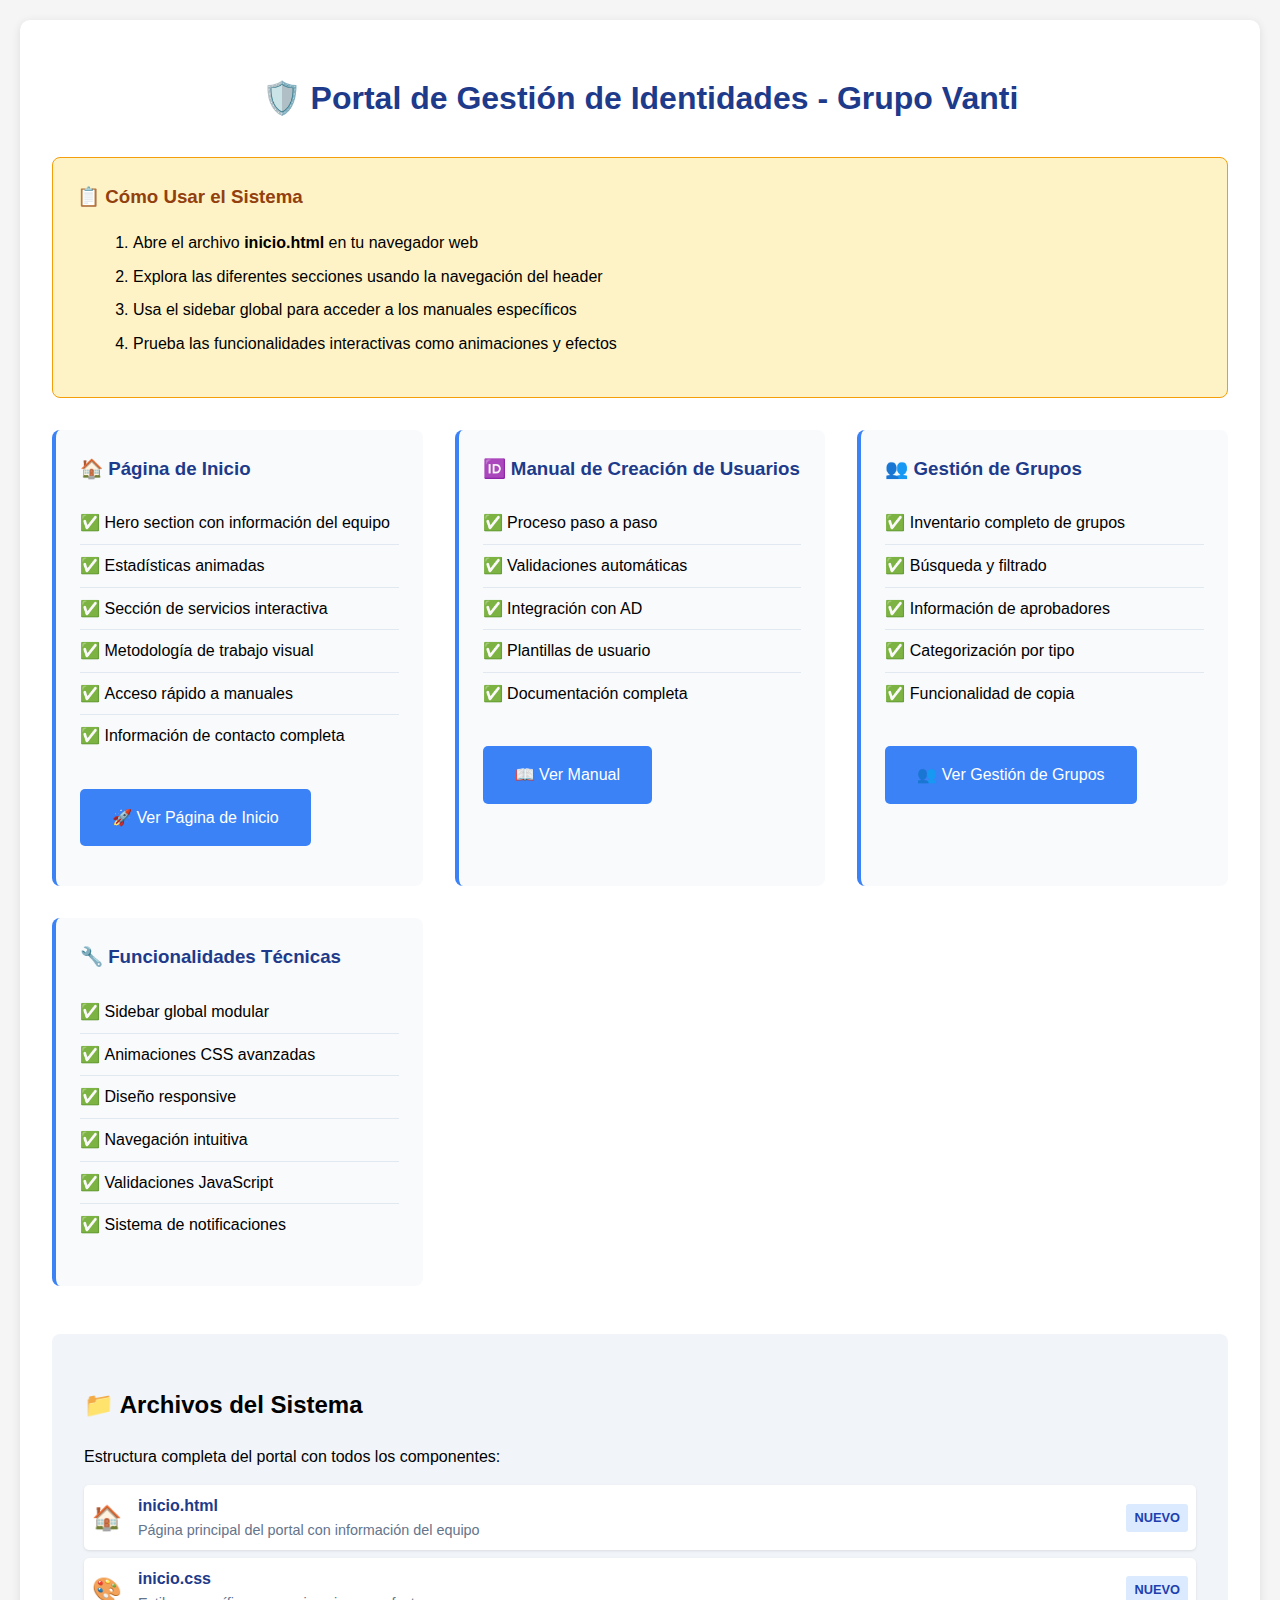
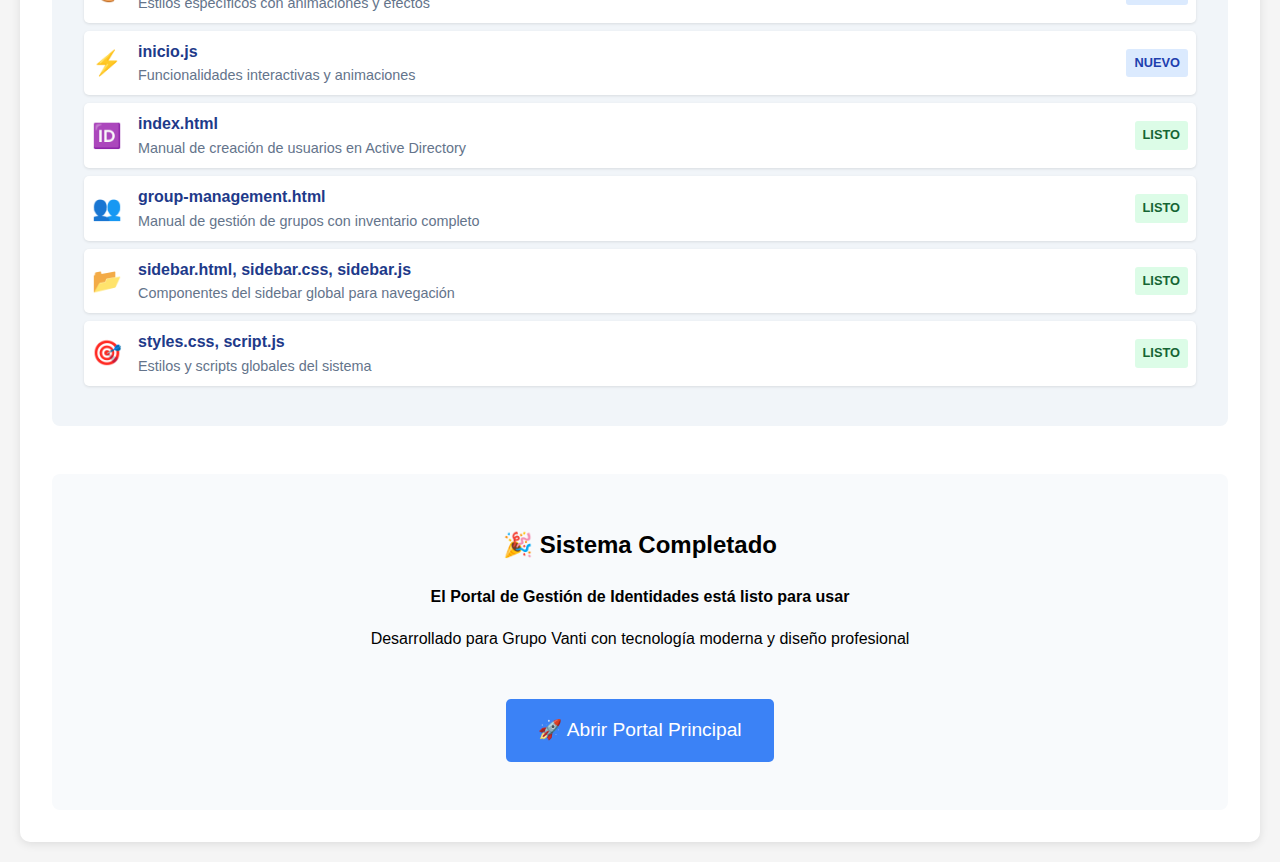
<file: demo.html>
<!DOCTYPE html>
<html lang="es">
<head>
    <meta charset="UTF-8">
    <meta name="viewport" content="width=device-width, initial-scale=1.0">
    <title>Demostración - Portal de Gestión de Identidades</title>
    <style>
        body {
            font-family: Arial, sans-serif;
            line-height: 1.6;
            margin: 0;
            padding: 20px;
            background-color: #f5f5f5;
        }
        .container {
            max-width: 1200px;
            margin: 0 auto;
            background: white;
            padding: 2rem;
            border-radius: 10px;
            box-shadow: 0 2px 10px rgba(0,0,0,0.1);
        }
        h1 {
            color: #1e3a8a;
            text-align: center;
            margin-bottom: 2rem;
        }
        .feature-grid {
            display: grid;
            grid-template-columns: repeat(auto-fit, minmax(300px, 1fr));
            gap: 2rem;
            margin: 2rem 0;
        }
        .feature-card {
            background: #f8fafc;
            padding: 1.5rem;
            border-radius: 8px;
            border-left: 4px solid #3b82f6;
        }
        .feature-card h3 {
            color: #1e3a8a;
            margin-top: 0;
        }
        .feature-list {
            list-style: none;
            padding: 0;
        }
        .feature-list li {
            padding: 0.5rem 0;
            border-bottom: 1px solid #e2e8f0;
        }
        .feature-list li:last-child {
            border-bottom: none;
        }
        .feature-list li::before {
            content: "✅ ";
            color: #10b981;
            font-weight: bold;
        }
        .demo-btn {
            display: inline-block;
            background: #3b82f6;
            color: white;
            padding: 1rem 2rem;
            text-decoration: none;
            border-radius: 5px;
            margin: 1rem 0;
            transition: background 0.3s;
        }
        .demo-btn:hover {
            background: #2563eb;
        }
        .files-section {
            margin-top: 3rem;
            padding: 2rem;
            background: #f1f5f9;
            border-radius: 8px;
        }
        .file-item {
            display: flex;
            align-items: center;
            padding: 0.5rem;
            margin: 0.5rem 0;
            background: white;
            border-radius: 5px;
            box-shadow: 0 1px 3px rgba(0,0,0,0.1);
        }
        .file-icon {
            font-size: 1.5rem;
            margin-right: 1rem;
        }
        .file-info {
            flex: 1;
        }
        .file-name {
            font-weight: bold;
            color: #1e3a8a;
        }
        .file-desc {
            color: #64748b;
            font-size: 0.9rem;
        }
        .status-badge {
            padding: 0.25rem 0.5rem;
            border-radius: 3px;
            font-size: 0.8rem;
            font-weight: bold;
        }
        .status-ready {
            background: #dcfce7;
            color: #166534;
        }
        .status-new {
            background: #dbeafe;
            color: #1e40af;
        }
        .instructions {
            background: #fef3c7;
            border: 1px solid #f59e0b;
            border-radius: 8px;
            padding: 1.5rem;
            margin: 2rem 0;
        }
        .instructions h3 {
            color: #92400e;
            margin-top: 0;
        }
        .instructions ol {
            margin-left: 1rem;
        }
        .instructions li {
            margin: 0.5rem 0;
        }
    </style>
</head>
<body>
    <div class="container">
        <h1>🛡️ Portal de Gestión de Identidades - Grupo Vanti</h1>
        
        <div class="instructions">
            <h3>📋 Cómo Usar el Sistema</h3>
            <ol>
                <li>Abre el archivo <strong>inicio.html</strong> en tu navegador web</li>
                <li>Explora las diferentes secciones usando la navegación del header</li>
                <li>Usa el sidebar global para acceder a los manuales específicos</li>
                <li>Prueba las funcionalidades interactivas como animaciones y efectos</li>
            </ol>
        </div>

        <div class="feature-grid">
            <div class="feature-card">
                <h3>🏠 Página de Inicio</h3>
                <ul class="feature-list">
                    <li>Hero section con información del equipo</li>
                    <li>Estadísticas animadas</li>
                    <li>Sección de servicios interactiva</li>
                    <li>Metodología de trabajo visual</li>
                    <li>Acceso rápido a manuales</li>
                    <li>Información de contacto completa</li>
                </ul>
                <a href="inicio.html" class="demo-btn">🚀 Ver Página de Inicio</a>
            </div>

            <div class="feature-card">
                <h3>🆔 Manual de Creación de Usuarios</h3>
                <ul class="feature-list">
                    <li>Proceso paso a paso</li>
                    <li>Validaciones automáticas</li>
                    <li>Integración con AD</li>
                    <li>Plantillas de usuario</li>
                    <li>Documentación completa</li>
                </ul>
                <a href="index.html" class="demo-btn">📖 Ver Manual</a>
            </div>

            <div class="feature-card">
                <h3>👥 Gestión de Grupos</h3>
                <ul class="feature-list">
                    <li>Inventario completo de grupos</li>
                    <li>Búsqueda y filtrado</li>
                    <li>Información de aprobadores</li>
                    <li>Categorización por tipo</li>
                    <li>Funcionalidad de copia</li>
                </ul>
                <a href="group-management.html" class="demo-btn">👥 Ver Gestión de Grupos</a>
            </div>

            <div class="feature-card">
                <h3>🔧 Funcionalidades Técnicas</h3>
                <ul class="feature-list">
                    <li>Sidebar global modular</li>
                    <li>Animaciones CSS avanzadas</li>
                    <li>Diseño responsive</li>
                    <li>Navegación intuitiva</li>
                    <li>Validaciones JavaScript</li>
                    <li>Sistema de notificaciones</li>
                </ul>
            </div>
        </div>

        <div class="files-section">
            <h2>📁 Archivos del Sistema</h2>
            <p>Estructura completa del portal con todos los componentes:</p>
            
            <div class="file-item">
                <div class="file-icon">🏠</div>
                <div class="file-info">
                    <div class="file-name">inicio.html</div>
                    <div class="file-desc">Página principal del portal con información del equipo</div>
                </div>
                <span class="status-badge status-new">NUEVO</span>
            </div>

            <div class="file-item">
                <div class="file-icon">🎨</div>
                <div class="file-info">
                    <div class="file-name">inicio.css</div>
                    <div class="file-desc">Estilos específicos con animaciones y efectos</div>
                </div>
                <span class="status-badge status-new">NUEVO</span>
            </div>

            <div class="file-item">
                <div class="file-icon">⚡</div>
                <div class="file-info">
                    <div class="file-name">inicio.js</div>
                    <div class="file-desc">Funcionalidades interactivas y animaciones</div>
                </div>
                <span class="status-badge status-new">NUEVO</span>
            </div>

            <div class="file-item">
                <div class="file-icon">🆔</div>
                <div class="file-info">
                    <div class="file-name">index.html</div>
                    <div class="file-desc">Manual de creación de usuarios en Active Directory</div>
                </div>
                <span class="status-badge status-ready">LISTO</span>
            </div>

            <div class="file-item">
                <div class="file-icon">👥</div>
                <div class="file-info">
                    <div class="file-name">group-management.html</div>
                    <div class="file-desc">Manual de gestión de grupos con inventario completo</div>
                </div>
                <span class="status-badge status-ready">LISTO</span>
            </div>

            <div class="file-item">
                <div class="file-icon">📂</div>
                <div class="file-info">
                    <div class="file-name">sidebar.html, sidebar.css, sidebar.js</div>
                    <div class="file-desc">Componentes del sidebar global para navegación</div>
                </div>
                <span class="status-badge status-ready">LISTO</span>
            </div>

            <div class="file-item">
                <div class="file-icon">🎯</div>
                <div class="file-info">
                    <div class="file-name">styles.css, script.js</div>
                    <div class="file-desc">Estilos y scripts globales del sistema</div>
                </div>
                <span class="status-badge status-ready">LISTO</span>
            </div>
        </div>

        <div style="text-align: center; margin-top: 3rem; padding: 2rem; background: #f8fafc; border-radius: 8px;">
            <h2>🎉 Sistema Completado</h2>
            <p><strong>El Portal de Gestión de Identidades está listo para usar</strong></p>
            <p>Desarrollado para Grupo Vanti con tecnología moderna y diseño profesional</p>
            <div style="margin-top: 2rem;">
                <a href="inicio.html" class="demo-btn" style="font-size: 1.2rem; padding: 1rem 2rem;">🚀 Abrir Portal Principal</a>
            </div>
        </div>
    </div>
</body>
</html>
</file>
